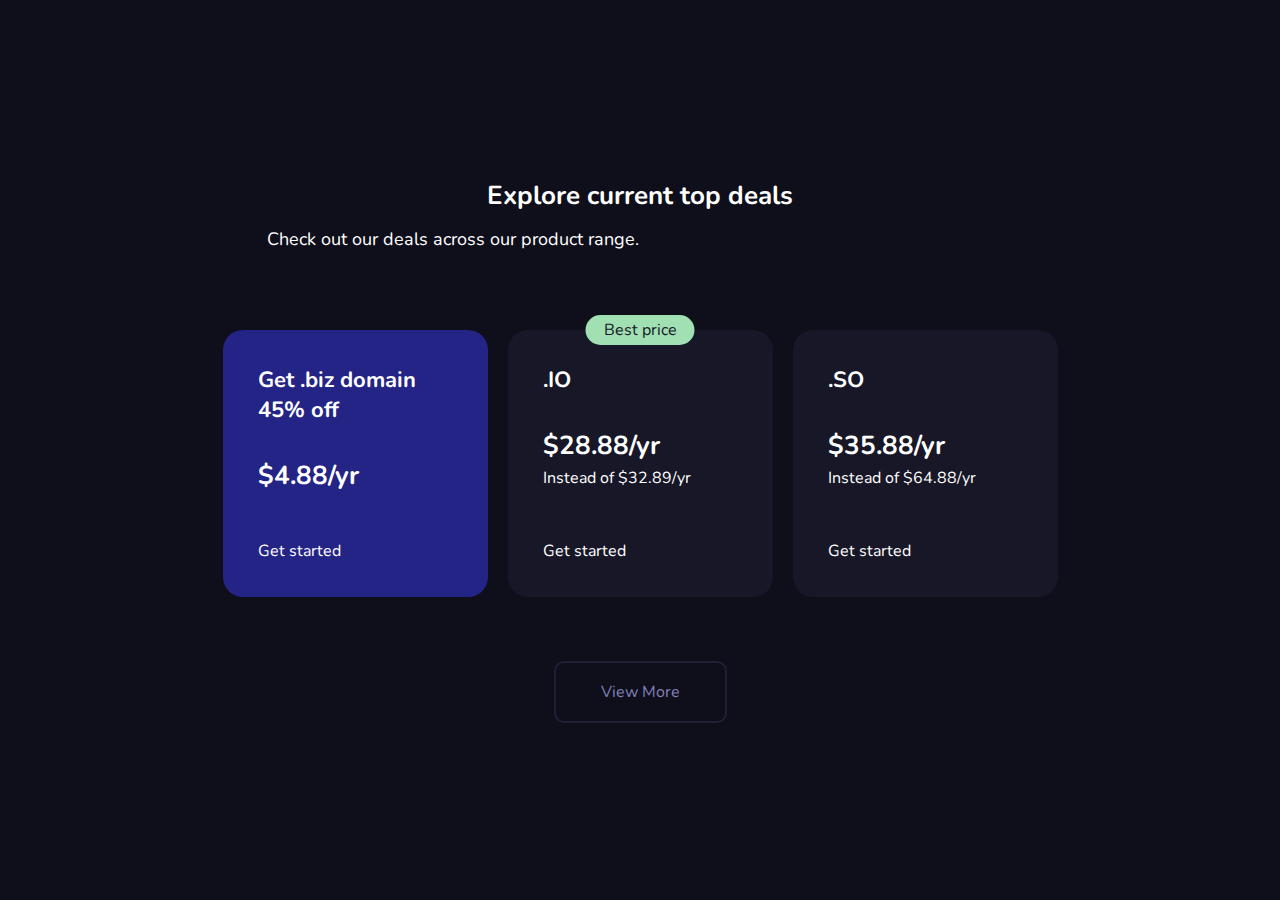
<file: Demo & Download/index.html>
<!DOCTYPE html>
<html lang="tr">

<head>
    <meta charset="UTF-8">
    <meta http-equiv="X-UA-Compatible" content="IE=edge">
    <meta name="viewport" content="width=device-width, initial-scale=1.0">
    <title>Demo & Download</title>
    <link rel="stylesheet" href="style.css">
    <link rel="preconnect" href="https://fonts.googleapis.com">
    <link rel="preconnect" href="https://fonts.gstatic.com" crossorigin>
    <link href="https://fonts.googleapis.com/css2?family=Nunito:wght@400;700&display=swap" rel="stylesheet">
</head>

<body>

    <div class="component--pricing-list">
        <header>
            <h3>Explore current top deals</h3>
            <p>
                Check out our deals across our product range.
            </p>
        </header>
        <ul class="pricing-list">
            <li class="active">
                <a href="#">
                    
                    <span class="title domain-title">Get .biz domain 45% off</span>
                    <span class="price">$4.88/yr</span>
                    <span class="btn">Get started
                    </span>
                </a>
            </li>
            <li>
                <a href="#"><span class="best-price">
                    Best price
                </span>
                    <span class="title domain-title">.IO</span>
                    <span class="price">$28.88/yr
                        <span>Instead of $32.89/yr</span>
                    </span>
                    <span class="btn">Get started
                    </span>
                </a>
            </li>

            <li>
                <a href="#">
                    <span class="title domain-title">.SO</span>
                    <span class="price">$35.88/yr
                        <span>Instead of $64.88/yr</span>
                    </span>
                    <span class="btn">Get started
                    </span>
                </a>
            </li>
        </ul>
        <div class="action">
            <a href="#">View More</a>
        </div>
    </div>

</body>

</html>
</file>
<file: Demo & Download/style.css>
* {
  padding: 0;
  margin: 0;
  list-style: none;
  border: none;
  text-decoration: none;
  -webkit-box-sizing: border-box;
          box-sizing: border-box;
  -webkit-overflow-scrolling: touch;
  font-family: 'Nunito', sans-serif;
}

html,
body {
  height: 100%;
}

body {
  background: #0f0f1b;
  display: -ms-grid;
  display: grid;
  place-items: center;
}

.component--pricing-list {
  text-align: center;
}

.component--pricing-list header {
  margin-bottom: 80px;
}

.component--pricing-list header h3 {
  font-size: 26px;
  font-weight: bold;
  color: #fff;
  margin-bottom: 15px;
}

.component--pricing-list header p {
  margin: o auto;
  font-size: 18px;
  color: #fff;
  line-height: 22px;
  max-width: 460px;
}

.component--pricing-list .pricing-list {
  display: -webkit-box;
  display: -ms-flexbox;
  display: flex;
  margin: 0 -10px;
}

.component--pricing-list .pricing-list li {
  width: 265px;
  margin: 0 10px;
}

.component--pricing-list .pricing-list li a {
  display: -webkit-box;
  display: -ms-flexbox;
  display: flex;
  padding: 35px;
  -webkit-box-orient: vertical;
  -webkit-box-direction: normal;
      -ms-flex-direction: column;
          flex-direction: column;
  width: 100%;
  height: 267px;
  background: #171727;
  border-radius: 20px;
  color: #fff;
  text-align: left;
  -webkit-transition: 300ms background-color;
  transition: 300ms background-color;
  position: relative;
}

.component--pricing-list .pricing-list li a .best-price {
  position: absolute;
  line-height: 30px;
  top: -15px;
  left: 50%;
  -webkit-transform: translateX(-50%);
          transform: translateX(-50%);
  height: 30px;
  background-color: #a0e0b2;
  border-radius: 30px;
  font-size: 16px;
  color: #171727;
  padding: 0 18px;
}

.component--pricing-list .pricing-list li a .title {
  font-size: 22px;
  font-weight: bold;
  margin-bottom: 20px;
}

.component--pricing-list .pricing-list li a .title.domain-title {
  margin-bottom: 35px;
}

.component--pricing-list .pricing-list li a .price {
  font-size: 26px;
  font-weight: bold;
  line-height: 32px;
}

.component--pricing-list .pricing-list li a .price span {
  display: block;
  font-size: 16px;
  font-weight: normal;
}

.component--pricing-list .pricing-list li a .btn {
  font-size: 16px;
  margin-top: auto;
  display: -webkit-box;
  display: -ms-flexbox;
  display: flex;
}

.component--pricing-list .pricing-list li a:hover {
  background: #242486;
}

.component--pricing-list .pricing-list li.active a {
  background: #242486;
}

.component--pricing-list .action {
  margin-top: 64px;
  text-align: center;
}

.component--pricing-list .action a {
  display: inline-block;
  padding: 18px 45px;
  border-radius: 10px;
  border: 2px solid #1f1f35;
  -webkit-transition: 300ms all;
  transition: 300ms all;
  font-size: 16px;
  color: #8080b9;
}

.component--pricing-list .action a:hover {
  border-color: #8080b9;
  color: #fff;
}
/*# sourceMappingURL=style.css.map */
</file>
